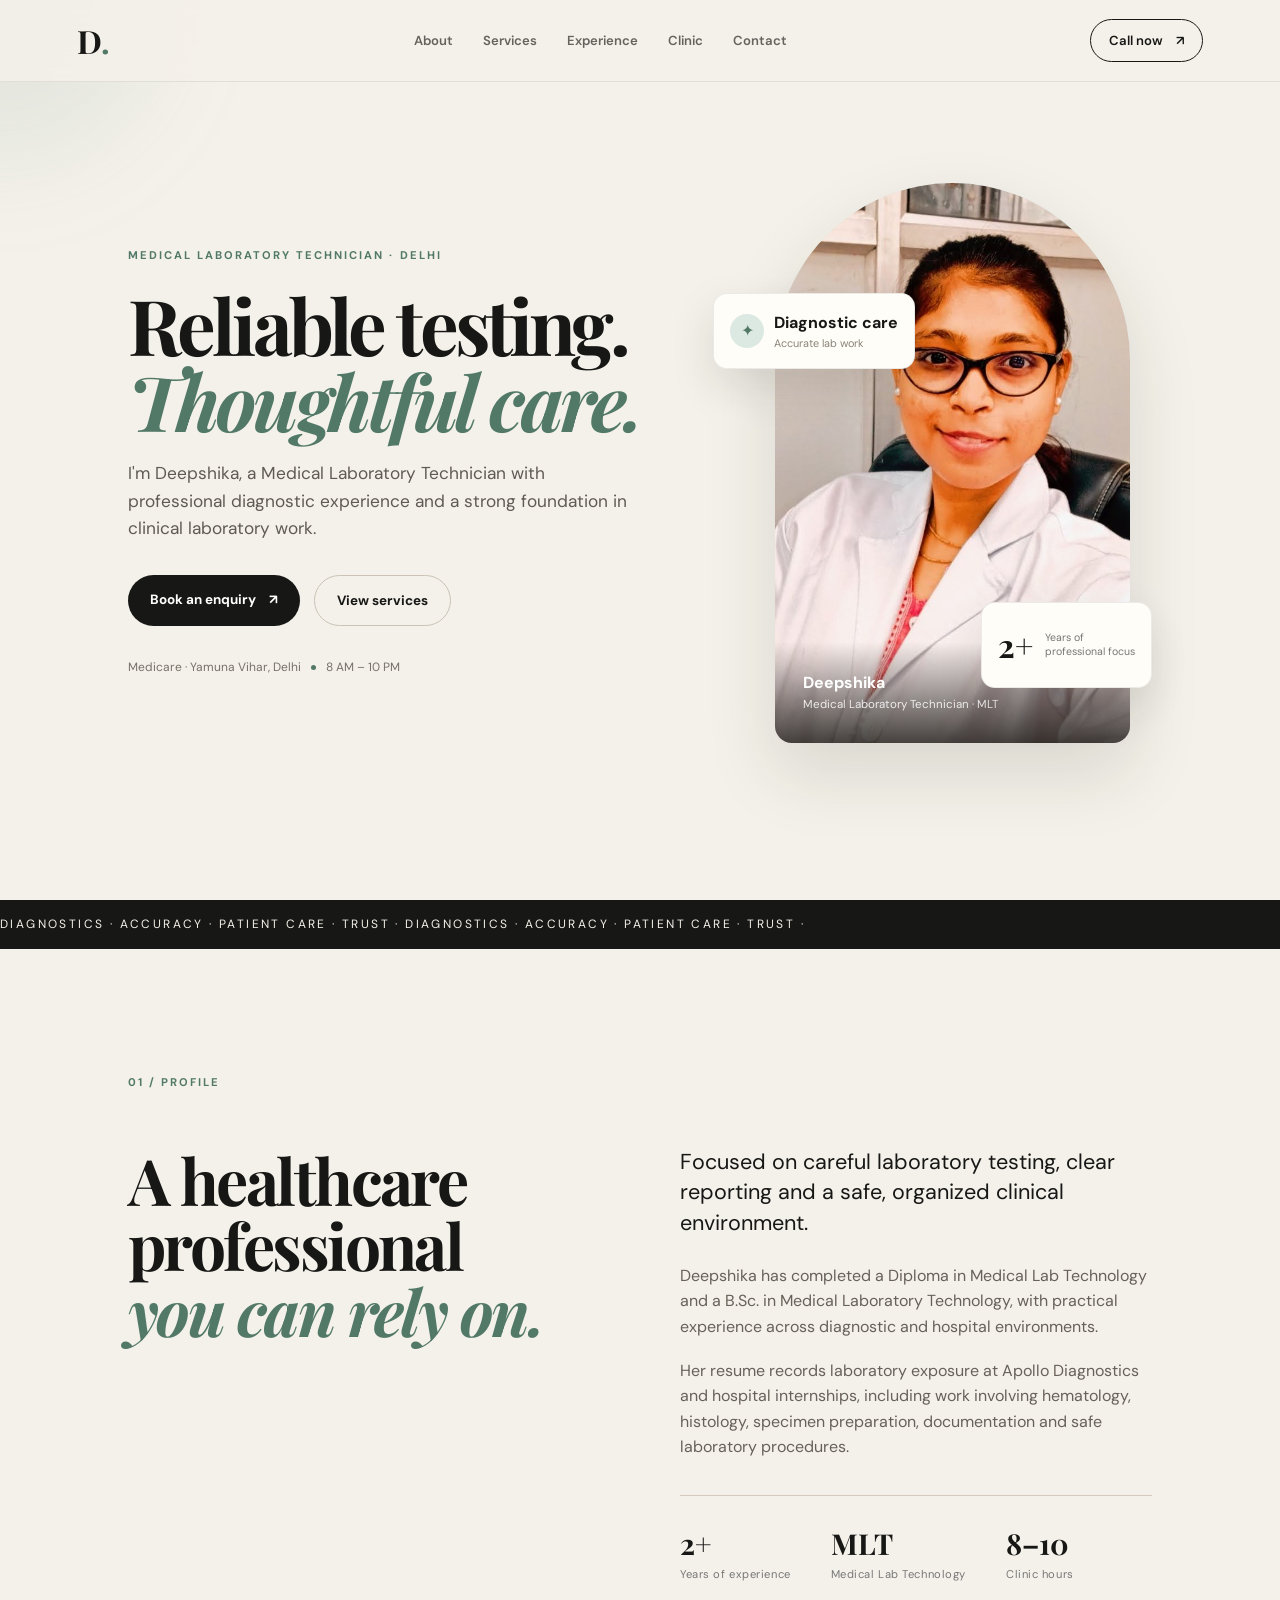
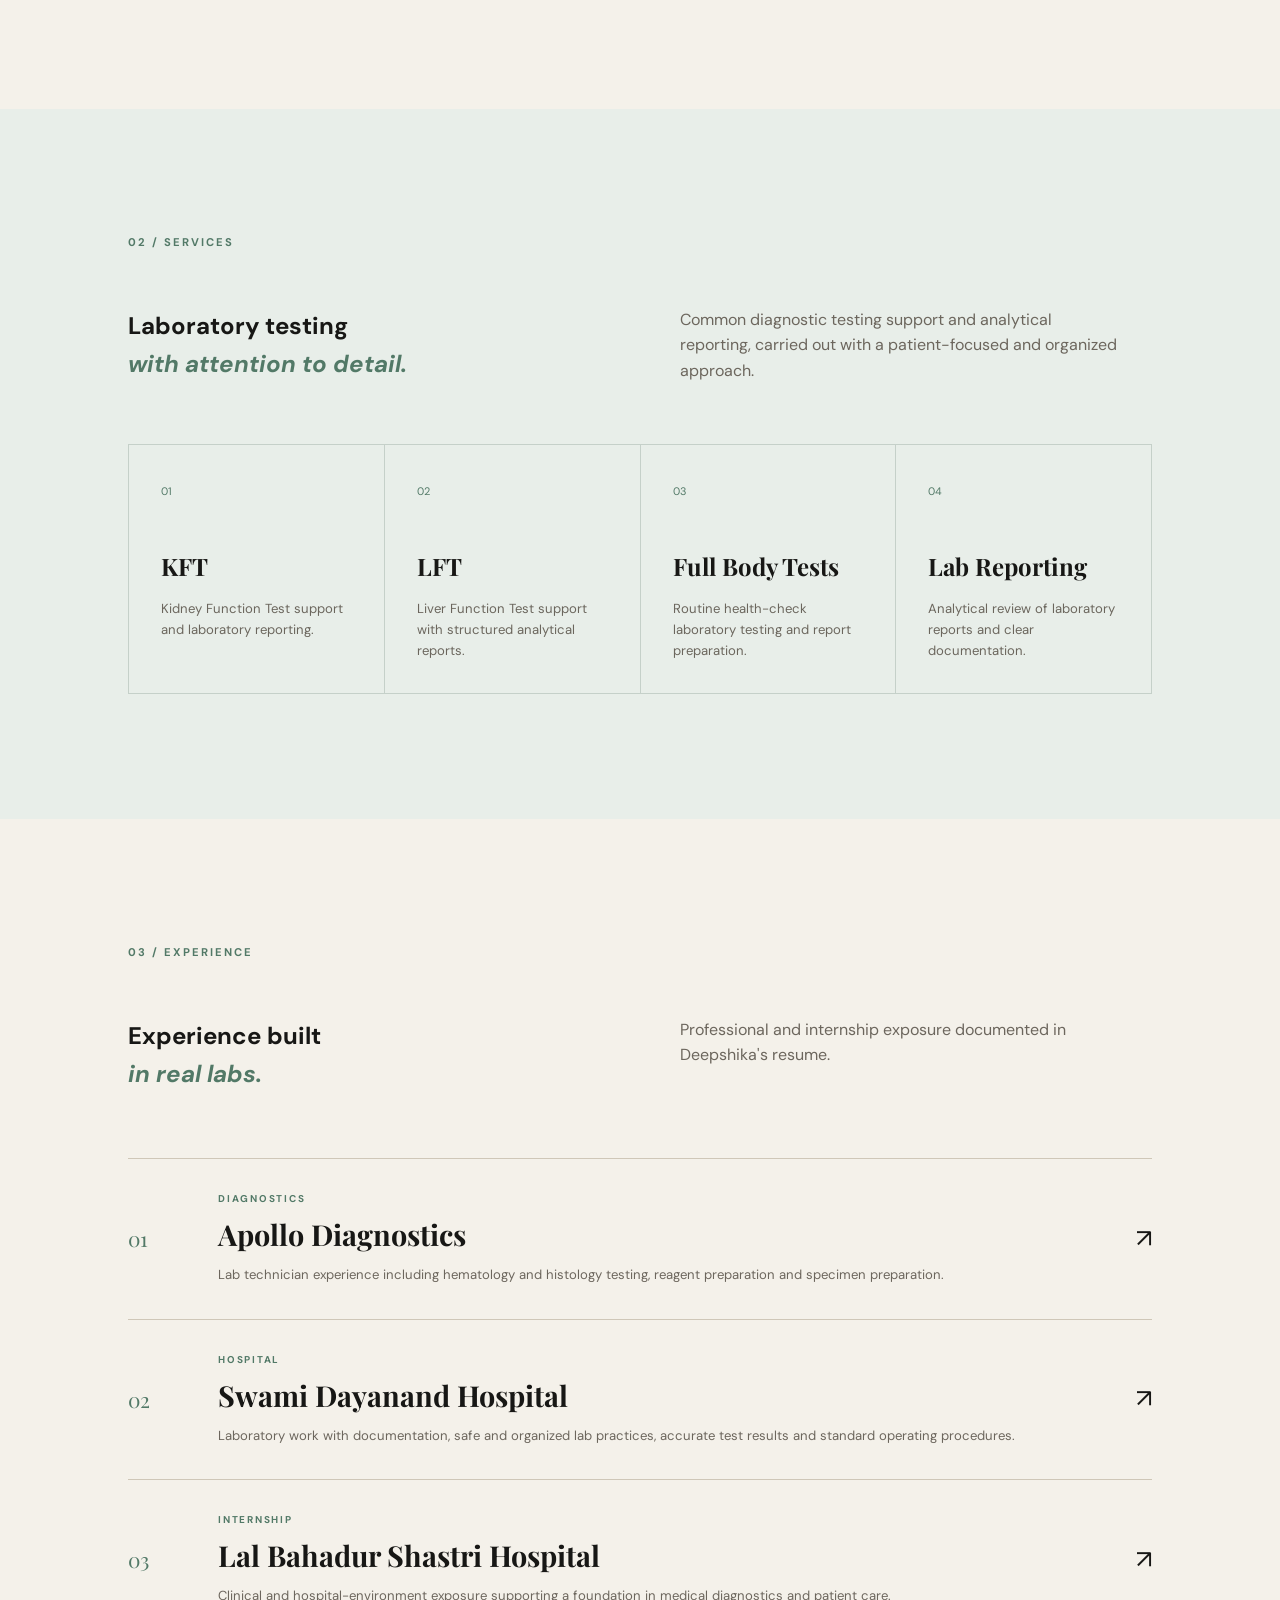
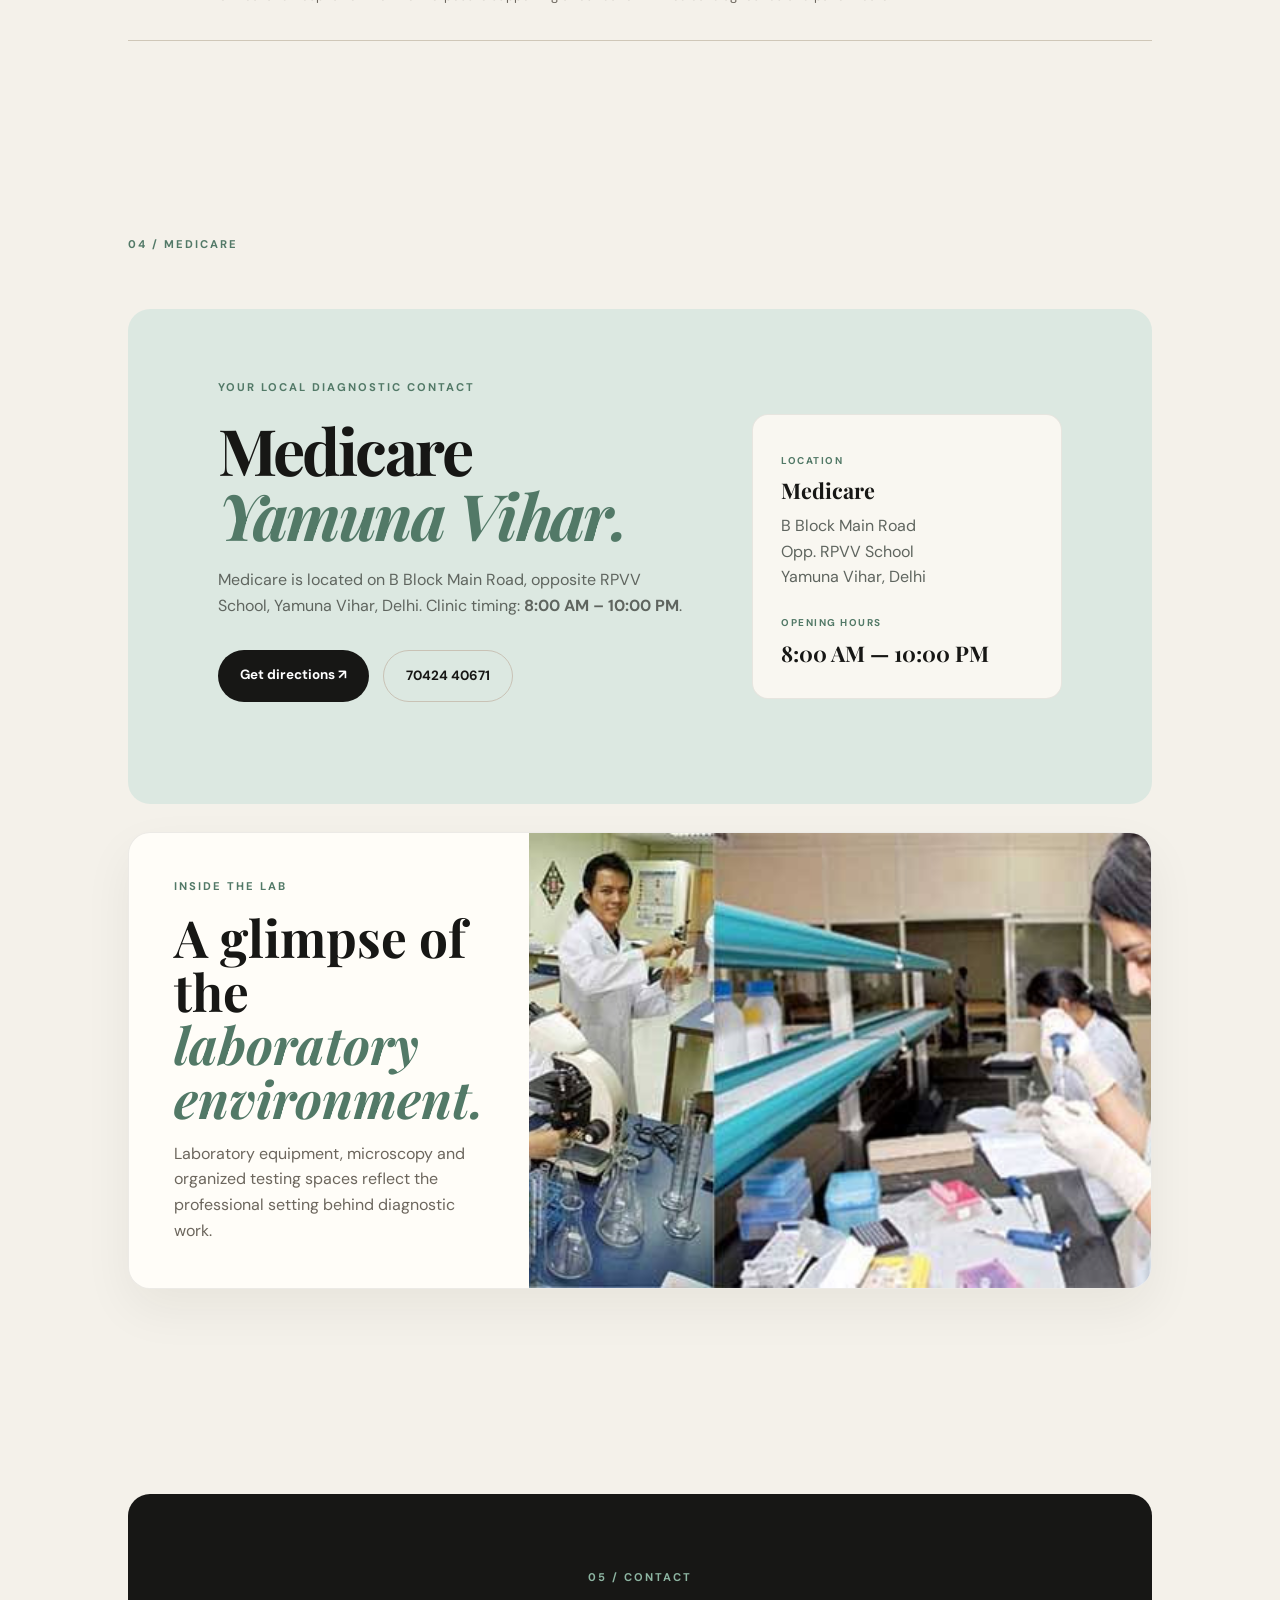
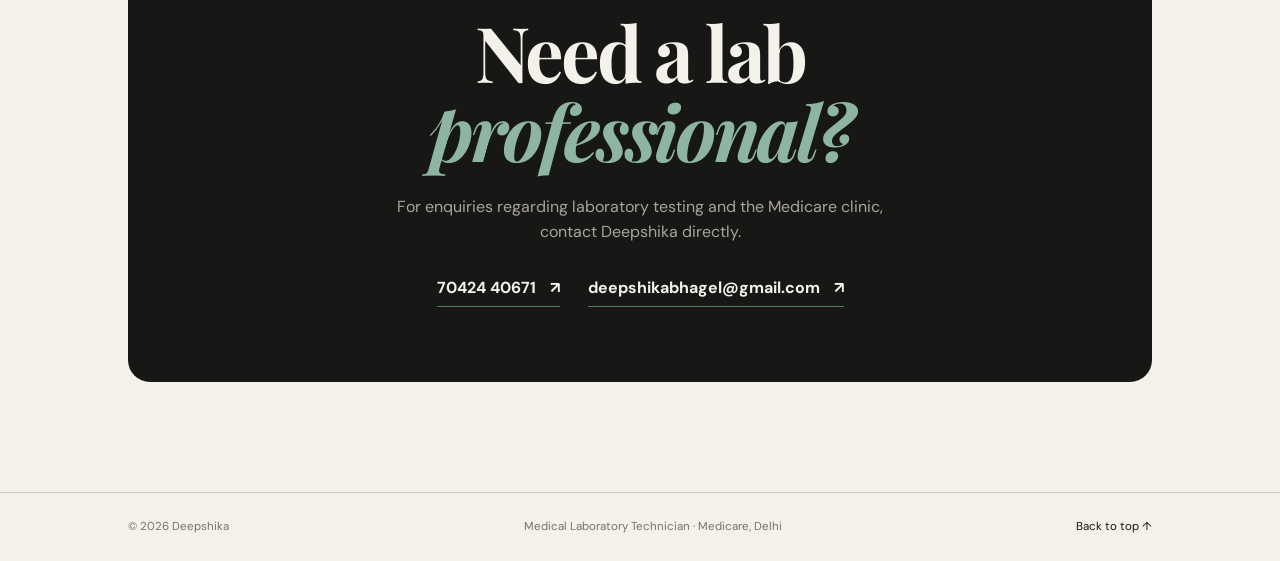
<file: index.html>
<!DOCTYPE html>
<html lang="en">
<head>
<meta charset="UTF-8"><meta name="viewport" content="width=device-width,initial-scale=1.0">
<meta name="description" content="Deepshika — Medical Laboratory Technician at Medicare, Yamuna Vihar, Delhi.">
<title>Deepshika | Medical Laboratory Technician</title>
<link rel="preconnect" href="https://fonts.googleapis.com"><link rel="preconnect" href="https://fonts.gstatic.com" crossorigin>
<link href="https://fonts.googleapis.com/css2?family=DM+Sans:wght@400;500;600;700&family=Playfair+Display:wght@600;700&display=swap" rel="stylesheet">
<link rel="stylesheet" href="style.css">
</head>
<body>
<div class="cursor-glow"></div>
<header class="navbar"><a class="brand" href="#home">D<span>.</span></a><button class="menu-toggle" aria-label="Toggle menu">☰</button><nav class="nav-links"><a href="#about">About</a><a href="#services">Services</a><a href="#experience">Experience</a><a href="#clinic">Clinic</a><a href="#contact">Contact</a></nav><a class="nav-cta" href="tel:7042440671">Call now <span>↗</span></a></header>
<main>
<section class="hero section" id="home"><div class="hero-copy reveal"><p class="eyebrow">MEDICAL LABORATORY TECHNICIAN · DELHI</p><h1>Reliable testing.<br><em>Thoughtful care.</em></h1><p class="hero-text">I'm Deepshika, a Medical Laboratory Technician with professional diagnostic experience and a strong foundation in clinical laboratory work.</p><div class="hero-actions"><a class="button primary" href="tel:7042440671">Book an enquiry <span>↗</span></a><a class="button secondary" href="#services">View services</a></div><div class="hero-meta"><span>Medicare · Yamuna Vihar, Delhi</span><span class="dot"></span><span>8 AM – 10 PM</span></div></div><div class="hero-art reveal"><div class="portrait-card"><img src="assets/deepshika-profile.jpg" alt="Deepshika, Medical Laboratory Technician"><div class="portrait-caption"><strong>Deepshika</strong><span>Medical Laboratory Technician · MLT</span></div></div><div class="floating-card card-one"><span class="mini-icon">✦</span><div><b>Diagnostic care</b><small>Accurate lab work</small></div></div><div class="floating-card card-two"><b>2+</b><span>Years of<br>professional focus</span></div></div></section>
<section class="marquee"><div>DIAGNOSTICS · ACCURACY · PATIENT CARE · TRUST · DIAGNOSTICS · ACCURACY · PATIENT CARE · TRUST ·</div></section>
<section class="section about" id="about"><div class="section-label reveal">01 / PROFILE</div><div class="about-grid"><h2 class="reveal">A healthcare professional<br><em>you can rely on.</em></h2><div class="about-copy reveal"><p class="lead">Focused on careful laboratory testing, clear reporting and a safe, organized clinical environment.</p><p>Deepshika has completed a Diploma in Medical Lab Technology and a B.Sc. in Medical Laboratory Technology, with practical experience across diagnostic and hospital environments.</p><p>Her resume records laboratory exposure at Apollo Diagnostics and hospital internships, including work involving hematology, histology, specimen preparation, documentation and safe laboratory procedures.</p><div class="stats"><div><strong>2+</strong><span>Years of experience</span></div><div><strong>MLT</strong><span>Medical Lab Technology</span></div><div><strong>8–10</strong><span>Clinic hours</span></div></div></div></div></section>
<section class="section services" id="services"><div class="section-label reveal">02 / SERVICES</div><div class="skills-head"><h2 class="reveal">Laboratory testing<br><em>with attention to detail.</em></h2><p class="reveal">Common diagnostic testing support and analytical reporting, carried out with a patient-focused and organized approach.</p></div><div class="skill-grid"><article class="skill reveal"><span>01</span><h3>KFT</h3><p>Kidney Function Test support and laboratory reporting.</p></article><article class="skill reveal"><span>02</span><h3>LFT</h3><p>Liver Function Test support with structured analytical reports.</p></article><article class="skill reveal"><span>03</span><h3>Full Body Tests</h3><p>Routine health-check laboratory testing and report preparation.</p></article><article class="skill reveal"><span>04</span><h3>Lab Reporting</h3><p>Analytical review of laboratory reports and clear documentation.</p></article></div></section>
<section class="section experience" id="experience"><div class="section-label reveal">03 / EXPERIENCE</div><div class="projects-head"><h2 class="reveal">Experience built<br><em>in real labs.</em></h2><p class="reveal">Professional and internship exposure documented in Deepshika's resume.</p></div><div class="project-list"><article class="project reveal"><div class="project-number">01</div><div class="project-info"><p>DIAGNOSTICS</p><h3>Apollo Diagnostics</h3><span>Lab technician experience including hematology and histology testing, reagent preparation and specimen preparation.</span></div><div class="project-arrow">↗</div></article><article class="project reveal"><div class="project-number">02</div><div class="project-info"><p>HOSPITAL</p><h3>Swami Dayanand Hospital</h3><span>Laboratory work with documentation, safe and organized lab practices, accurate test results and standard operating procedures.</span></div><div class="project-arrow">↗</div></article><article class="project reveal"><div class="project-number">03</div><div class="project-info"><p>INTERNSHIP</p><h3>Lal Bahadur Shastri Hospital</h3><span>Clinical and hospital-environment exposure supporting a foundation in medical diagnostics and patient care.</span></div><div class="project-arrow">↗</div></article></div></section>
<section class="section clinic" id="clinic"><div class="section-label reveal">04 / MEDICARE</div><div class="clinic-card reveal"><div><p class="eyebrow">YOUR LOCAL DIAGNOSTIC CONTACT</p><h2>Medicare<br><em>Yamuna Vihar.</em></h2><p>Medicare is located on B Block Main Road, opposite RPVV School, Yamuna Vihar, Delhi. Clinic timing: <strong>8:00 AM – 10:00 PM</strong>.</p><div class="clinic-actions"><a class="button primary" href="https://www.google.com/maps/search/?api=1&query=Medicare%20Yamuna%20Vihar%20B%20Block%20Delhi" target="_blank" rel="noopener">Get directions ↗</a><a class="button secondary" href="tel:7042440671">70424 40671</a></div></div><div class="clinic-detail"><span>LOCATION</span><strong>Medicare</strong><p>B Block Main Road<br>Opp. RPVV School<br>Yamuna Vihar, Delhi</p><span>OPENING HOURS</span><strong>8:00 AM — 10:00 PM</strong></div></div><div class="clinic-gallery reveal"><div class="gallery-intro"><p class="eyebrow">INSIDE THE LAB</p><h3>A glimpse of the<br><em>laboratory environment.</em></h3><p>Laboratory equipment, microscopy and organized testing spaces reflect the professional setting behind diagnostic work.</p></div><img src="assets/clinic-lab-1.jpg" alt="Medical laboratory environment with microscopes and testing equipment"></div></section>
<section class="section contact" id="contact"><div class="contact-card reveal"><p class="eyebrow">05 / CONTACT</p><h2>Need a lab<br><em>professional?</em></h2><p>For enquiries regarding laboratory testing and the Medicare clinic, contact Deepshika directly.</p><div class="contact-links"><a class="email-link" href="tel:7042440671">70424 40671 <span>↗</span></a><a class="email-link" href="mailto:deepshikabhagel@gmail.com">deepshikabhagel@gmail.com <span>↗</span></a></div></div></section>
</main><footer><div>© 2026 Deepshika</div><div>Medical Laboratory Technician · Medicare, Delhi</div><a href="#home">Back to top ↑</a></footer>
<script src="script.js"></script></body></html>
</file>
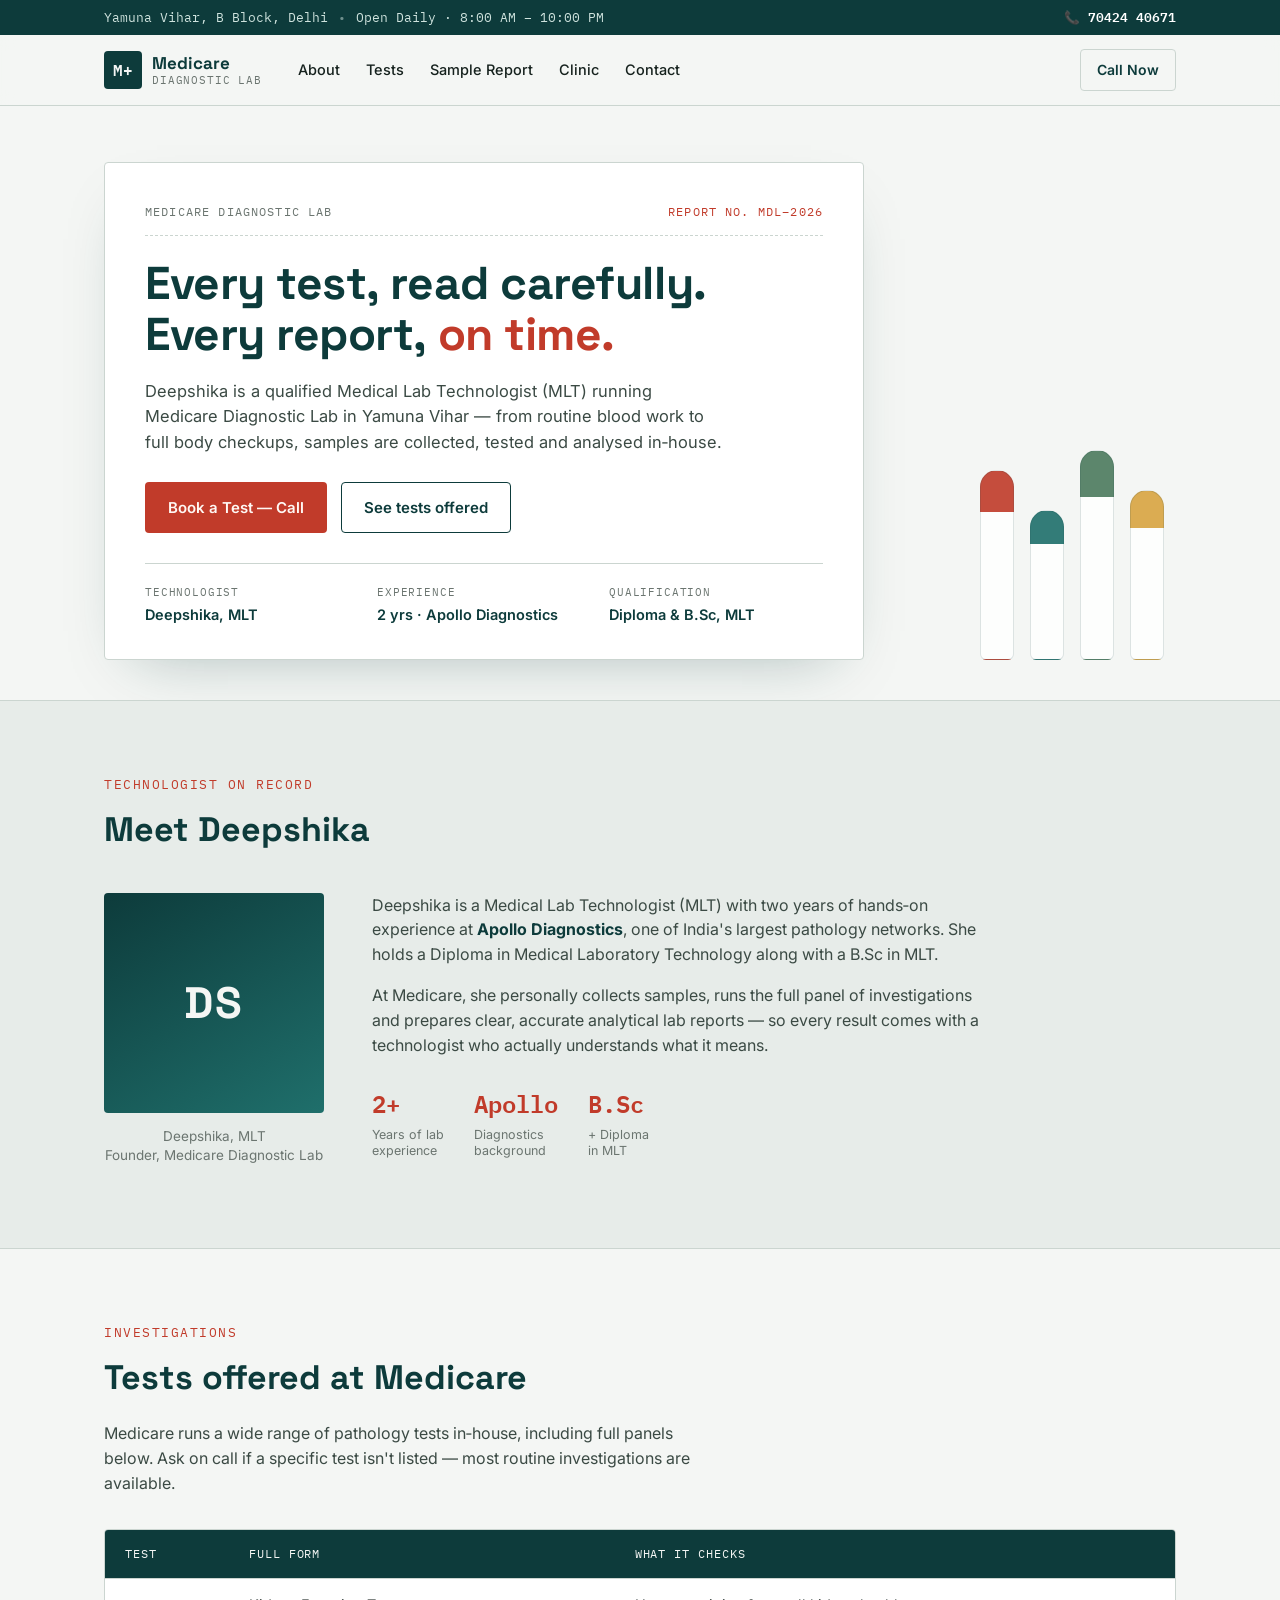
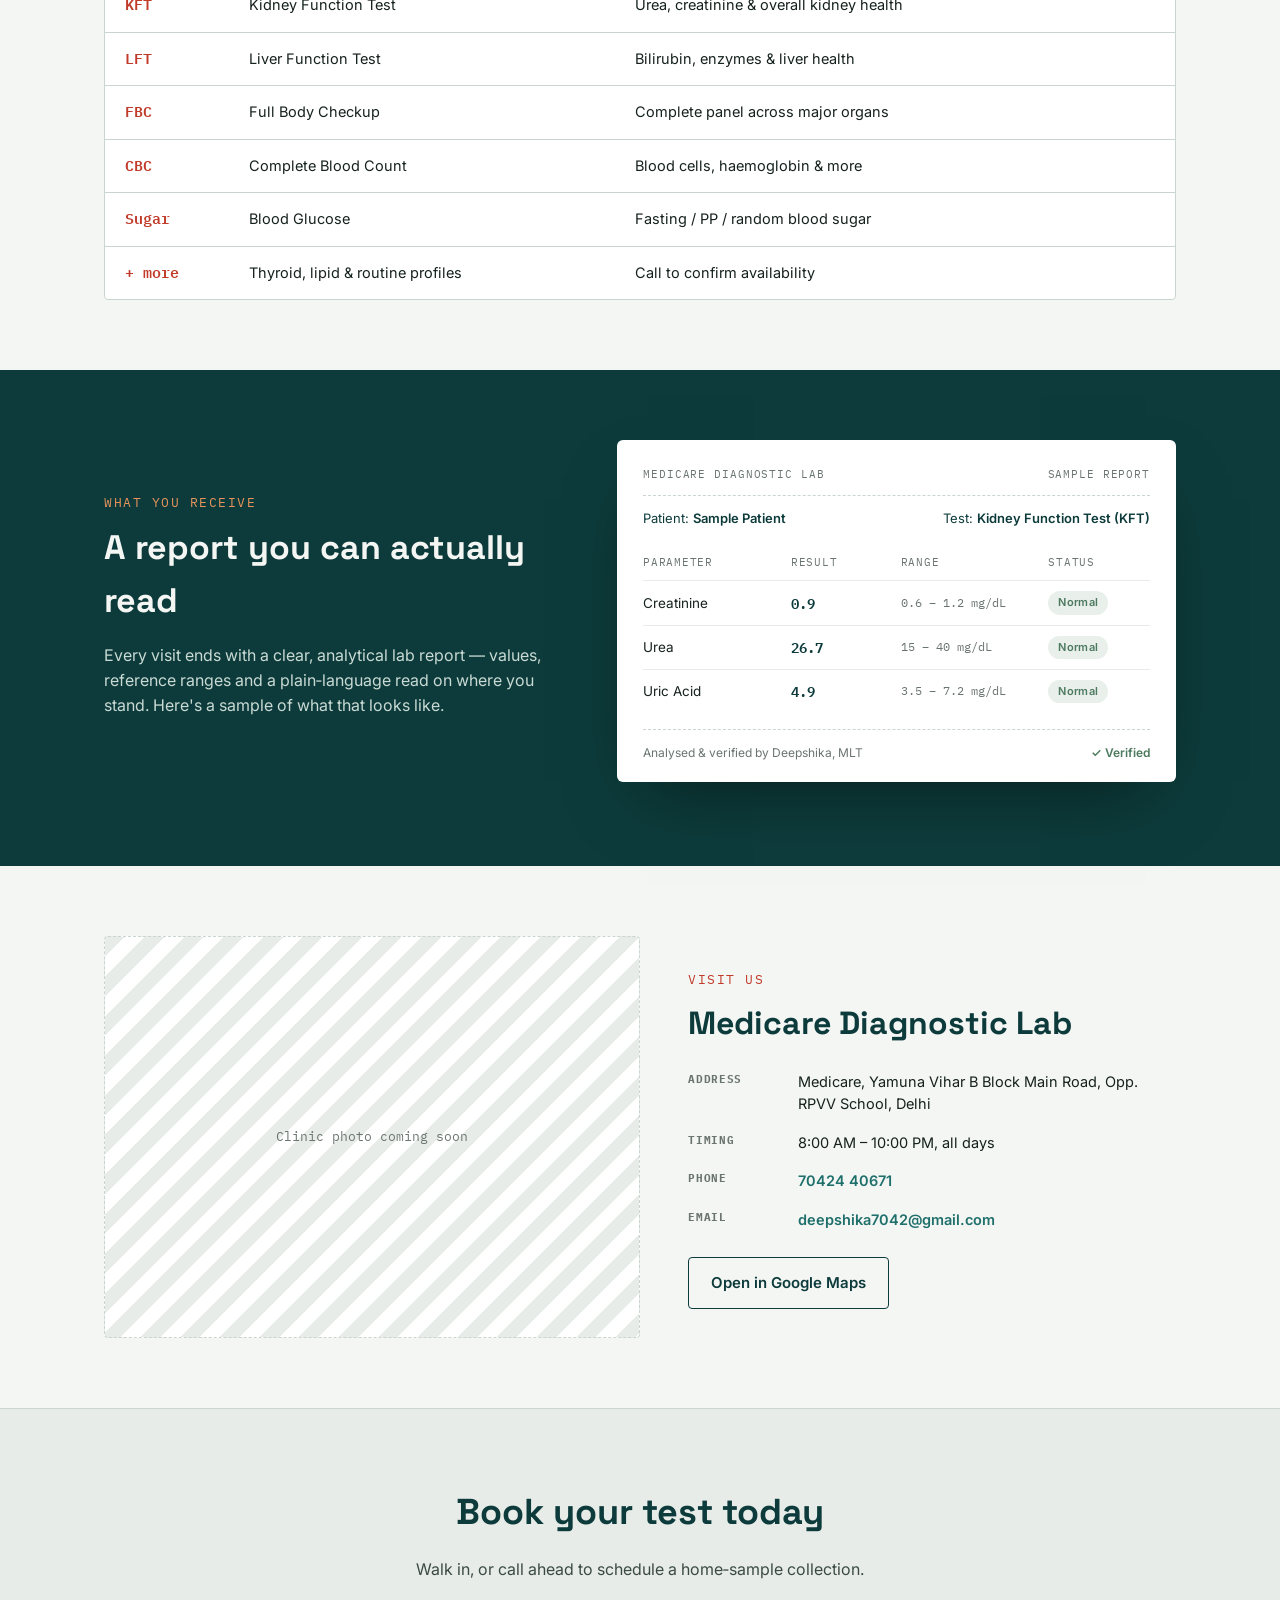
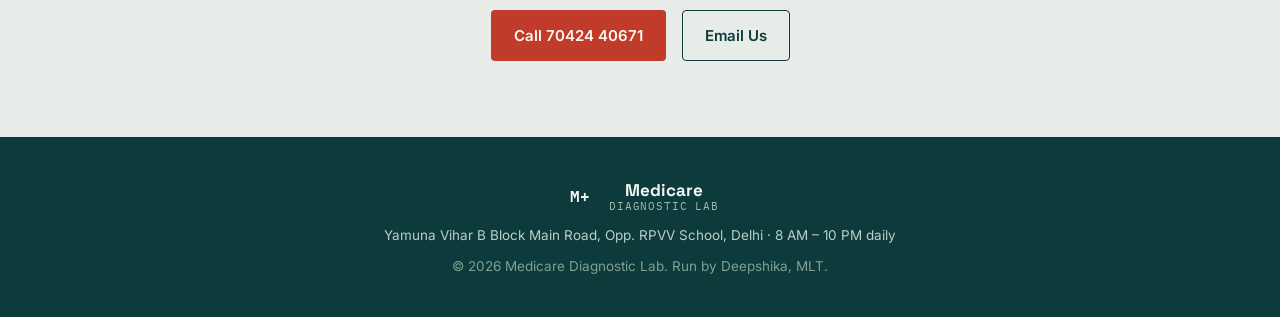
<file: deeshika_apollo_diagnostic/index.html>
<!DOCTYPE html>
<html lang="en">
<head>
<meta charset="UTF-8">
<meta name="viewport" content="width=device-width, initial-scale=1.0">
<title>Medicare Diagnostic Lab | Deepshika, MLT | Yamuna Vihar, Delhi</title>
<meta name="description" content="Medicare Diagnostic Lab, Yamuna Vihar B Block, Delhi. KFT, LFT, Full Body Checkup and complete pathology testing by Deepshika, Medical Lab Technologist (MLT). Open 8 AM – 10 PM.">
<link rel="preconnect" href="https://fonts.googleapis.com">
<link rel="preconnect" href="https://fonts.gstatic.com" crossorigin>
<link href="https://fonts.googleapis.com/css2?family=Space+Grotesk:wght@400;500;600;700&family=IBM+Plex+Mono:wght@400;500;600&family=Inter:wght@400;500;600;700&display=swap" rel="stylesheet">
<link rel="stylesheet" href="css/style.css">
</head>
<body>

<!-- ============ TOP STRIP ============ -->
<div class="top-strip">
  <div class="wrap top-strip__inner">
    <span class="top-strip__item">Yamuna Vihar, B Block, Delhi</span>
    <span class="top-strip__divider">•</span>
    <span class="top-strip__item">Open Daily · 8:00 AM – 10:00 PM</span>
    <a href="tel:+917042440671" class="top-strip__phone">📞 70424 40671</a>
  </div>
</div>

<!-- ============ HEADER / NAV ============ -->
<header class="site-header">
  <div class="wrap site-header__inner">
    <a href="#top" class="brand">
      <span class="brand__mark">M+</span>
      <span class="brand__text">
        <span class="brand__name">Medicare</span>
        <span class="brand__sub">Diagnostic Lab</span>
      </span>
    </a>
    <nav class="nav" id="nav">
      <a href="#about">About</a>
      <a href="#tests">Tests</a>
      <a href="#report">Sample Report</a>
      <a href="#clinic">Clinic</a>
      <a href="#contact">Contact</a>
    </nav>
    <a href="tel:+917042440671" class="btn btn--ghost nav-cta">Call Now</a>
    <button class="nav-toggle" id="navToggle" aria-label="Open menu">
      <span></span><span></span><span></span>
    </button>
  </div>
</header>

<main id="top">

  <!-- ============ HERO — styled as a report letterhead ============ -->
  <section class="hero">
    <div class="wrap hero__inner">
      <div class="hero__report">

        <div class="hero__report-head">
          <span>MEDICARE DIAGNOSTIC LAB</span>
          <span class="hero__report-id">REPORT&nbsp;NO. MDL–2026</span>
        </div>

        <h1 class="hero__title">
          Every test, read carefully.<br>
          Every report, <span class="hero__title-accent">on time.</span>
        </h1>

        <p class="hero__lede">
          Deepshika is a qualified Medical Lab Technologist (MLT) running Medicare
          Diagnostic Lab in Yamuna Vihar — from routine blood work to full body
          checkups, samples are collected, tested and analysed in‑house.
        </p>

        <div class="hero__cta-row">
          <a href="tel:+917042440671" class="btn btn--primary">Book a Test — Call</a>
          <a href="#tests" class="btn btn--outline">See tests offered</a>
        </div>

        <dl class="hero__meta">
          <div>
            <dt>Technologist</dt>
            <dd>Deepshika, MLT</dd>
          </div>
          <div>
            <dt>Experience</dt>
            <dd>2 yrs · Apollo Diagnostics</dd>
          </div>
          <div>
            <dt>Qualification</dt>
            <dd>Diploma &amp; B.Sc, MLT</dd>
          </div>
        </dl>
      </div>

      <!-- decorative specimen tube rail -->
      <div class="hero__tubes" aria-hidden="true">
        <span class="tube tube--a"></span>
        <span class="tube tube--b"></span>
        <span class="tube tube--c"></span>
        <span class="tube tube--d"></span>
      </div>
    </div>
  </section>

  <!-- ============ ABOUT ============ -->
  <section class="about" id="about">
    <div class="wrap about__inner">
      <div class="about__label">
        <span class="eyebrow">Technologist on record</span>
        <h2>Meet Deepshika</h2>
      </div>

      <div class="about__body">
        <div class="about__photo-frame">
          <!-- Replace this placeholder with an actual photo of Deepshika:
               save the image as images/deepshika.jpg and swap the div below
               for: <img src="images/deepshika.jpg" alt="Deepshika, MLT"> -->
          <div class="about__photo-placeholder">
            <span>DS</span>
          </div>
          <p class="about__photo-caption">Deepshika, MLT<br>Founder, Medicare Diagnostic Lab</p>
        </div>

        <div class="about__text">
          <p>
            Deepshika is a Medical Lab Technologist (MLT) with two years of hands‑on
            experience at <strong>Apollo Diagnostics</strong>, one of India's largest
            pathology networks. She holds a Diploma in Medical Laboratory Technology
            along with a B.Sc in MLT.
          </p>
          <p>
            At Medicare, she personally collects samples, runs the full panel of
            investigations and prepares clear, accurate analytical lab reports —
            so every result comes with a technologist who actually understands
            what it means.
          </p>

          <ul class="about__stats">
            <li>
              <span class="about__stat-num">2+</span>
              <span class="about__stat-label">Years of lab<br>experience</span>
            </li>
            <li>
              <span class="about__stat-num">Apollo</span>
              <span class="about__stat-label">Diagnostics<br>background</span>
            </li>
            <li>
              <span class="about__stat-num">B.Sc</span>
              <span class="about__stat-label">+ Diploma<br>in MLT</span>
            </li>
          </ul>
        </div>
      </div>
    </div>
  </section>

  <!-- ============ TESTS OFFERED — report-row style ============ -->
  <section class="tests" id="tests">
    <div class="wrap">
      <span class="eyebrow">Investigations</span>
      <h2>Tests offered at Medicare</h2>
      <p class="tests__intro">
        Medicare runs a wide range of pathology tests in‑house, including full
        panels below. Ask on call if a specific test isn't listed — most
        routine investigations are available.
      </p>

      <div class="tests__table" role="table">
        <div class="tests__row tests__row--head" role="row">
          <span role="columnheader">Test</span>
          <span role="columnheader">Full form</span>
          <span role="columnheader">What it checks</span>
        </div>

        <div class="tests__row" role="row">
          <span class="tests__code" role="cell">KFT</span>
          <span role="cell">Kidney Function Test</span>
          <span role="cell">Urea, creatinine &amp; overall kidney health</span>
        </div>
        <div class="tests__row" role="row">
          <span class="tests__code" role="cell">LFT</span>
          <span role="cell">Liver Function Test</span>
          <span role="cell">Bilirubin, enzymes &amp; liver health</span>
        </div>
        <div class="tests__row" role="row">
          <span class="tests__code" role="cell">FBC</span>
          <span role="cell">Full Body Checkup</span>
          <span role="cell">Complete panel across major organs</span>
        </div>
        <div class="tests__row" role="row">
          <span class="tests__code" role="cell">CBC</span>
          <span role="cell">Complete Blood Count</span>
          <span role="cell">Blood cells, haemoglobin &amp; more</span>
        </div>
        <div class="tests__row" role="row">
          <span class="tests__code" role="cell">Sugar</span>
          <span role="cell">Blood Glucose</span>
          <span role="cell">Fasting / PP / random blood sugar</span>
        </div>
        <div class="tests__row" role="row">
          <span class="tests__code" role="cell">+ more</span>
          <span role="cell">Thyroid, lipid &amp; routine profiles</span>
          <span role="cell">Call to confirm availability</span>
        </div>
      </div>
    </div>
  </section>

  <!-- ============ SIGNATURE ELEMENT: interactive sample report ============ -->
  <section class="report" id="report">
    <div class="wrap report__inner">
      <div class="report__intro">
        <span class="eyebrow">What you receive</span>
        <h2>A report you can actually read</h2>
        <p>
          Every visit ends with a clear, analytical lab report — values,
          reference ranges and a plain‑language read on where you stand.
          Here's a sample of what that looks like.
        </p>
      </div>

      <div class="report-card" id="reportCard">
        <div class="report-card__head">
          <span>MEDICARE DIAGNOSTIC LAB</span>
          <span>SAMPLE REPORT</span>
        </div>
        <div class="report-card__patient">
          <span>Patient: <em>Sample Patient</em></span>
          <span>Test: <em>Kidney Function Test (KFT)</em></span>
        </div>
        <div class="report-card__table">
          <div class="report-card__row report-card__row--head">
            <span>Parameter</span><span>Result</span><span>Range</span><span>Status</span>
          </div>

          <div class="report-card__row" data-target="0.9" data-unit="mg/dL" data-range="0.6 – 1.2">
            <span>Creatinine</span>
            <span class="report-card__value">0.0</span>
            <span class="report-card__range">0.6 – 1.2 mg/dL</span>
            <span class="report-card__status">Normal</span>
          </div>

          <div class="report-card__row" data-target="28" data-unit="mg/dL" data-range="15 – 40">
            <span>Urea</span>
            <span class="report-card__value">0.0</span>
            <span class="report-card__range">15 – 40 mg/dL</span>
            <span class="report-card__status">Normal</span>
          </div>

          <div class="report-card__row" data-target="5.1" data-unit="mg/dL" data-range="3.5 – 7.2">
            <span>Uric Acid</span>
            <span class="report-card__value">0.0</span>
            <span class="report-card__range">3.5 – 7.2 mg/dL</span>
            <span class="report-card__status">Normal</span>
          </div>
        </div>
        <div class="report-card__foot">
          <span>Analysed &amp; verified by Deepshika, MLT</span>
          <span class="report-card__seal">✓ Verified</span>
        </div>
      </div>
    </div>
  </section>

  <!-- ============ CLINIC / GALLERY ============ -->
  <section class="clinic" id="clinic">
    <div class="wrap clinic__inner">
      <div class="clinic__photo">
        <!-- Replace this placeholder with the clinic photo:
             save as images/clinic.jpg and swap for:
             <img src="images/clinic.jpg" alt="Medicare Diagnostic Lab clinic"> -->
        <div class="clinic__photo-placeholder">
          <span>Clinic photo coming soon</span>
        </div>
      </div>
      <div class="clinic__info">
        <span class="eyebrow">Visit us</span>
        <h2>Medicare Diagnostic Lab</h2>
        <ul class="clinic__list">
          <li><strong>Address</strong><span>Medicare, Yamuna Vihar B Block Main Road, Opp. RPVV School, Delhi</span></li>
          <li><strong>Timing</strong><span>8:00 AM – 10:00 PM, all days</span></li>
          <li><strong>Phone</strong><span><a href="tel:+917042440671">70424 40671</a></span></li>
          <li><strong>Email</strong><span><a href="mailto:deepshika7042@gmail.com">deepshika7042@gmail.com</a></span></li>
        </ul>
        <a href="https://www.google.com/maps/search/?api=1&query=Medicare%20Diagnostic%20Lab%20Yamuna%20Vihar%20B%20Block%20Delhi" target="_blank" rel="noopener" class="btn btn--outline">Open in Google Maps</a>
      </div>
    </div>
  </section>

  <!-- ============ CONTACT / CTA ============ -->
  <section class="contact" id="contact">
    <div class="wrap contact__inner">
      <h2>Book your test today</h2>
      <p>Walk in, or call ahead to schedule a home‑sample collection.</p>
      <div class="contact__cta-row">
        <a href="tel:+917042440671" class="btn btn--primary">Call 70424 40671</a>
        <a href="mailto:deepshika7042@gmail.com" class="btn btn--outline">Email Us</a>
      </div>
    </div>
  </section>

</main>

<!-- ============ FOOTER ============ -->
<footer class="site-footer">
  <div class="wrap site-footer__inner">
    <div class="brand brand--footer">
      <span class="brand__mark">M+</span>
      <span class="brand__text">
        <span class="brand__name">Medicare</span>
        <span class="brand__sub">Diagnostic Lab</span>
      </span>
    </div>
    <p>Yamuna Vihar B Block Main Road, Opp. RPVV School, Delhi · 8 AM – 10 PM daily</p>
    <p class="site-footer__copy">© 2026 Medicare Diagnostic Lab. Run by Deepshika, MLT.</p>
  </div>
</footer>

<script src="js/script.js"></script>
</body>
</html>
</file>
<file: style.css>
*{box-sizing:border-box;margin:0;padding:0}html{scroll-behavior:smooth}body{font-family:'DM Sans',sans-serif;background:#f4f1ea;color:#171715;line-height:1.6;overflow-x:hidden}.cursor-glow{position:fixed;width:320px;height:320px;border-radius:50%;background:rgba(118,153,138,.12);filter:blur(50px);pointer-events:none;transform:translate(-50%,-50%);z-index:0}.navbar{height:82px;display:flex;align-items:center;justify-content:space-between;padding:0 6vw;position:fixed;top:0;left:0;right:0;background:rgba(244,241,234,.88);backdrop-filter:blur(16px);z-index:10;border-bottom:1px solid rgba(23,23,21,.08)}.brand{font-family:'Playfair Display',serif;font-size:2rem;color:#171715;text-decoration:none;font-weight:700}.brand span{color:#527967}.nav-links{display:flex;gap:30px}.nav-links a,.nav-cta{color:#171715;text-decoration:none;font-size:.82rem;font-weight:600}.nav-links a{opacity:.65;transition:.25s}.nav-links a:hover{opacity:1}.nav-cta{border:1px solid #171715;border-radius:999px;padding:10px 18px}.nav-cta span,.button span,.email-link span{margin-left:10px}.menu-toggle{display:none;border:0;background:none;font-size:1.4rem}.section{padding:125px 10vw;position:relative;z-index:1}.hero{min-height:100vh;padding-top:150px;display:grid;grid-template-columns:1.08fr .92fr;align-items:center;gap:70px}.eyebrow,.section-label,.project-info p{font-size:.7rem;letter-spacing:.18em;font-weight:700;color:#527967}.hero h1{font-family:'Playfair Display',serif;font-size:clamp(3.5rem,6vw,6.7rem);line-height:.98;letter-spacing:-.05em;margin:22px 0}.hero h1 em,h2 em{font-style:italic;color:#527967}.hero-text{max-width:580px;font-size:1.08rem;color:#5f5b53}.hero-actions,.clinic-actions{display:flex;gap:14px;margin:32px 0}.button{padding:14px 22px;border-radius:999px;text-decoration:none;font-weight:700;font-size:.84rem}.primary{background:#171715;color:#fff}.secondary{border:1px solid #c9c2b5;color:#171715}.hero-meta{font-size:.75rem;color:#777168;display:flex;align-items:center;gap:10px}.dot{width:5px;height:5px;background:#527967;border-radius:50%}.hero-art{height:590px;position:relative}.portrait-card{position:absolute;inset:15px 5% 15px 14%;background:#dce4df;border-radius:190px 190px 18px 18px;overflow:hidden;box-shadow:0 30px 70px rgba(42,35,25,.13)}.portrait-card img{width:100%;height:100%;object-fit:cover;object-position:center 28%;display:block}.portrait-caption{position:absolute;bottom:0;left:0;right:0;padding:28px;color:#fff;background:linear-gradient(transparent,rgba(20,19,16,.78));display:flex;flex-direction:column}.portrait-caption span{font-size:.72rem;opacity:.85}.floating-card{position:absolute;background:#fffdf8;border:1px solid rgba(23,23,21,.08);box-shadow:0 18px 45px rgba(35,30,22,.12);border-radius:14px;padding:16px}.card-one{left:0;top:125px;display:flex;gap:10px;align-items:center}.card-one b,.card-one small{display:block}.card-one small{font-size:.68rem;color:#8a8479}.mini-icon{width:34px;height:34px;border-radius:50%;background:#dce9e2;display:grid;place-items:center;color:#527967}.card-two{right:0;bottom:70px;display:flex;gap:12px;align-items:center}.card-two b{font-family:'Playfair Display';font-size:2rem}.card-two span{font-size:.66rem;line-height:1.35;color:#777}.marquee{overflow:hidden;background:#171715;color:#f4f1ea;padding:15px 0;white-space:nowrap;font-size:.75rem;letter-spacing:.2em}.marquee div{animation:scroll 25s linear infinite}@keyframes scroll{to{transform:translateX(-40%)}}.section-label{margin-bottom:55px}.about-grid,.skills-head,.projects-head{display:grid;grid-template-columns:1fr 1fr;gap:80px}.about h2,.skills h2,.projects h2,.contact h2,.clinic h2{font-family:'Playfair Display',serif;font-size:clamp(3rem,5vw,5.2rem);line-height:1.02;letter-spacing:-.04em}.about-copy{max-width:590px}.lead{font-size:1.35rem;line-height:1.4;margin-bottom:25px}.about-copy>p:not(.lead){color:#676159;margin-bottom:18px}.stats{display:flex;gap:40px;border-top:1px solid #d3cbbd;margin-top:35px;padding-top:24px}.stats div{display:flex;flex-direction:column}.stats strong{font-family:'Playfair Display';font-size:1.8rem}.stats span{font-size:.7rem;color:#777;letter-spacing:.05em}.services{background:#e8eee9}.skills-head{margin-bottom:60px}.skills-head>p,.projects-head>p{color:#6c665d;max-width:440px}.skill-grid{display:grid;grid-template-columns:repeat(4,1fr);gap:1px;background:#c5d0c9;border:1px solid #c5d0c9}.skill{background:#e8eee9;padding:32px;min-height:235px}.skill span{font-size:.68rem;color:#527967}.skill h3{font-family:'Playfair Display';font-size:1.5rem;margin:45px 0 12px}.skill p{font-size:.82rem;color:#6b665d}.projects-head{margin-bottom:65px}.project-list{border-top:1px solid #cfc7b8}.project{display:grid;grid-template-columns:90px 1fr 60px;align-items:center;padding:32px 0;border-bottom:1px solid #cfc7b8;transition:.3s}.project:hover{padding-left:15px;background:rgba(255,255,255,.28)}.project-number{font-family:'Playfair Display';font-size:1.3rem;color:#527967}.project-info p{font-size:.62rem;margin-bottom:4px}.project-info h3{font-family:'Playfair Display';font-size:1.8rem;margin-bottom:4px}.project-info span{color:#6c665d;font-size:.82rem}.project-arrow{font-size:1.6rem;text-align:right}.clinic{padding-top:70px}.clinic-card{background:#dce8e1;border-radius:22px;padding:70px 7vw;display:grid;grid-template-columns:1.2fr .8fr;gap:70px;overflow:hidden}.clinic-card h2{margin:20px 0}.clinic-card>div>p:not(.eyebrow){max-width:600px;color:#5f655f;font-size:1rem}.clinic-detail{background:#f9f7f1;border:1px solid rgba(23,23,21,.08);border-radius:16px;padding:28px;align-self:center;display:flex;flex-direction:column;gap:5px}.clinic-detail span{font-size:.62rem;letter-spacing:.15em;color:#527967;font-weight:700;margin-top:10px}.clinic-detail strong{font-family:'Playfair Display';font-size:1.35rem}.clinic-detail p{color:#68675f;font-size:.88rem;margin-bottom:10px}.clinic-gallery{margin-top:28px;background:#fffdf8;border:1px solid rgba(23,23,21,.08);border-radius:22px;overflow:hidden;display:grid;grid-template-columns:.7fr 1.3fr;min-height:320px;box-shadow:0 20px 50px rgba(35,30,22,.06)}.gallery-intro{padding:45px;display:flex;flex-direction:column;justify-content:center}.gallery-intro h3{font-family:'Playfair Display',serif;font-size:clamp(2rem,4vw,3.5rem);line-height:1.05;margin:15px 0}.gallery-intro h3 em{font-style:italic;color:#527967}.gallery-intro p:last-child{color:#6c665d;max-width:430px}.clinic-gallery>img{width:100%;height:100%;min-height:320px;object-fit:cover;display:block}.contact{padding-top:80px;padding-bottom:110px}.contact-card{background:#171715;color:#f4f1ea;padding:75px 8vw;border-radius:22px;text-align:center}.contact-card .eyebrow{color:#8db5a2}.contact h2{font-size:clamp(3rem,6vw,6rem);margin:25px 0}.contact h2 em{color:#8db5a2}.contact-card>p:not(.eyebrow){max-width:540px;margin:0 auto 30px;color:#aaa59b}.contact-links{display:flex;justify-content:center;gap:28px;flex-wrap:wrap}.email-link{color:#f4f1ea;text-decoration:none;font-weight:700;font-size:1rem;border-bottom:1px solid #527967;padding-bottom:5px}footer{border-top:1px solid #d0c8ba;padding:25px 10vw;display:flex;justify-content:space-between;font-size:.72rem;color:#777168}footer a{color:#171715;text-decoration:none}.reveal{opacity:0;transform:translateY(25px);transition:opacity .8s ease,transform .8s ease}.reveal.visible{opacity:1;transform:none}@media(max-width:850px){.nav-links,.nav-cta{display:none}.menu-toggle{display:block}.navbar{padding:0 6vw}.nav-links.open{display:flex;position:absolute;top:82px;left:0;right:0;padding:25px 6vw;background:#f4f1ea;flex-direction:column;gap:18px}.hero{grid-template-columns:1fr;padding-top:130px}.hero-art{height:480px}.portrait-card{inset:10px 8% 10px 12%}.about-grid,.skills-head,.projects-head,.clinic-card,.clinic-gallery{grid-template-columns:1fr;gap:35px}.skill-grid{grid-template-columns:1fr 1fr}.section{padding-left:7vw;padding-right:7vw}.project{grid-template-columns:50px 1fr 30px}.gallery-intro{padding:35px}.clinic-gallery>img{min-height:280px}}@media(max-width:520px){.hero h1{font-size:3.35rem}.hero-actions,.clinic-actions{flex-direction:column;align-items:flex-start}.hero-art{height:400px}.floating-card{transform:scale(.8)}.skill-grid{grid-template-columns:1fr}.skill{min-height:190px}.skill h3{margin-top:30px}.project-info h3{font-size:1.4rem}.project-info span{display:block}.contact-card{padding:55px 25px}.contact-links{align-items:center;flex-direction:column}.gallery-intro{padding:28px}.clinic-gallery>img{min-height:230px}footer{flex-direction:column;gap:10px}}
</file>
<file: deeshika_apollo_diagnostic/css/style.css>
/* ============================================================
   MEDICARE DIAGNOSTIC LAB — design tokens
   Palette:  paper #F4F6F4 · paper-dim #E7ECE9 · ink #16221E
             teal-deep #0D3B3B · teal-mid #1F6F6B
             vermillion #C13B2A · sage #4C7A5E · gray #6B7570
   Type:     Space Grotesk (display) / Inter (body) / IBM Plex Mono (data)
   ============================================================ */

:root {
  --paper: #F4F6F4;
  --paper-dim: #E7ECE9;
  --ink: #16221E;
  --teal-deep: #0D3B3B;
  --teal-mid: #1F6F6B;
  --vermillion: #C13B2A;
  --sage: #4C7A5E;
  --gray: #6B7570;
  --line: #CBD5D0;

  --font-display: 'Space Grotesk', sans-serif;
  --font-body: 'Inter', sans-serif;
  --font-mono: 'IBM Plex Mono', monospace;

  --radius: 4px;
  --wrap: 1120px;
}

* { box-sizing: border-box; }

html { scroll-behavior: smooth; }

@media (prefers-reduced-motion: reduce) {
  html { scroll-behavior: auto; }
  *, *::before, *::after { animation-duration: 0.001ms !important; transition-duration: 0.001ms !important; }
}

body {
  margin: 0;
  background: var(--paper);
  color: var(--ink);
  font-family: var(--font-body);
  font-size: 16px;
  line-height: 1.55;
  -webkit-font-smoothing: antialiased;
}

h1, h2, h3 { font-family: var(--font-display); margin: 0; color: var(--teal-deep); }

a { color: inherit; text-decoration: none; }

.wrap {
  max-width: var(--wrap);
  margin: 0 auto;
  padding: 0 24px;
}

.eyebrow {
  display: inline-block;
  font-family: var(--font-mono);
  font-size: 12.5px;
  letter-spacing: 0.12em;
  text-transform: uppercase;
  color: var(--vermillion);
  margin-bottom: 10px;
}

/* ---------- buttons ---------- */
.btn {
  display: inline-flex;
  align-items: center;
  gap: 8px;
  padding: 13px 22px;
  border-radius: var(--radius);
  font-family: var(--font-body);
  font-weight: 600;
  font-size: 15px;
  border: 1.5px solid transparent;
  cursor: pointer;
  transition: transform 0.15s ease, background 0.15s ease, color 0.15s ease, border-color 0.15s ease;
}
.btn:focus-visible { outline: 2px solid var(--vermillion); outline-offset: 2px; }
.btn:hover { transform: translateY(-1px); }

.btn--primary { background: var(--vermillion); color: #FFF8F4; }
.btn--primary:hover { background: #A9331F; }

.btn--outline { border-color: var(--teal-deep); color: var(--teal-deep); }
.btn--outline:hover { background: var(--teal-deep); color: var(--paper); }

.btn--ghost { border-color: var(--line); color: var(--teal-deep); font-size: 14px; padding: 9px 16px; }
.btn--ghost:hover { border-color: var(--teal-deep); }

/* ---------- top strip ---------- */
.top-strip {
  background: var(--teal-deep);
  color: #CFE3DE;
  font-family: var(--font-mono);
  font-size: 12.5px;
}
.top-strip__inner {
  display: flex;
  align-items: center;
  gap: 10px;
  padding: 8px 24px;
  flex-wrap: wrap;
}
.top-strip__divider { opacity: 0.5; }
.top-strip__phone { margin-left: auto; color: #FFF; font-weight: 600; }

/* ---------- header ---------- */
.site-header {
  position: sticky;
  top: 0;
  z-index: 50;
  background: rgba(244, 246, 244, 0.92);
  backdrop-filter: blur(8px);
  border-bottom: 1px solid var(--line);
}
.site-header__inner {
  display: flex;
  align-items: center;
  gap: 24px;
  padding: 14px 24px;
}
.brand { display: flex; align-items: center; gap: 10px; }
.brand__mark {
  width: 38px; height: 38px;
  display: flex; align-items: center; justify-content: center;
  background: var(--teal-deep);
  color: var(--paper);
  font-family: var(--font-mono);
  font-weight: 600;
  border-radius: var(--radius);
  flex-shrink: 0;
}
.brand__text { display: flex; flex-direction: column; line-height: 1.15; }
.brand__name { font-family: var(--font-display); font-weight: 700; font-size: 17px; color: var(--teal-deep); }
.brand__sub { font-family: var(--font-mono); font-size: 10.5px; letter-spacing: 0.08em; text-transform: uppercase; color: var(--gray); }

.nav { display: flex; gap: 26px; margin-left: 12px; flex: 1; }
.nav a { font-size: 14.5px; font-weight: 500; color: var(--ink); position: relative; padding: 4px 0; }
.nav a::after {
  content: ""; position: absolute; left: 0; bottom: -2px; height: 2px; width: 0;
  background: var(--vermillion); transition: width 0.2s ease;
}
.nav a:hover::after { width: 100%; }

.nav-toggle { display: none; }

/* ---------- hero ---------- */
.hero { padding: 56px 0 40px; overflow: hidden; }
.hero__inner { position: relative; }

.hero__report {
  background: #FFFFFF;
  border: 1px solid var(--line);
  border-radius: var(--radius);
  padding: 40px 40px 32px;
  max-width: 760px;
  box-shadow: 0 24px 60px -32px rgba(13, 59, 59, 0.35);
  position: relative;
  z-index: 2;
}

.hero__report-head {
  display: flex;
  justify-content: space-between;
  font-family: var(--font-mono);
  font-size: 11.5px;
  letter-spacing: 0.1em;
  text-transform: uppercase;
  color: var(--gray);
  border-bottom: 1px dashed var(--line);
  padding-bottom: 14px;
  margin-bottom: 22px;
}
.hero__report-id { color: var(--vermillion); }

.hero__title {
  font-size: clamp(30px, 4.4vw, 46px);
  line-height: 1.12;
  font-weight: 700;
  letter-spacing: -0.01em;
  margin-bottom: 18px;
}
.hero__title-accent { color: var(--vermillion); }

.hero__lede {
  font-size: 16.5px;
  color: #3B4A44;
  max-width: 58ch;
  margin-bottom: 26px;
}

.hero__cta-row { display: flex; gap: 14px; flex-wrap: wrap; margin-bottom: 30px; }

.hero__meta {
  display: grid;
  grid-template-columns: repeat(3, 1fr);
  gap: 18px;
  border-top: 1px solid var(--line);
  padding-top: 20px;
  margin: 0;
}
.hero__meta dt {
  font-family: var(--font-mono);
  font-size: 10.5px;
  text-transform: uppercase;
  letter-spacing: 0.08em;
  color: var(--gray);
  margin-bottom: 4px;
}
.hero__meta dd { margin: 0; font-weight: 600; color: var(--teal-deep); font-size: 14.5px; }

.hero__tubes {
  position: absolute;
  right: 0;
  top: 30px;
  bottom: 0;
  width: 220px;
  display: flex;
  align-items: flex-end;
  gap: 16px;
  z-index: 1;
  opacity: 0.9;
}
.tube {
  display: block;
  width: 34px;
  border-radius: 17px 17px 6px 6px;
  background: linear-gradient(180deg, currentColor 0 22%, #FFFFFF 22% 100%);
  border: 1.5px solid rgba(13,59,59,0.15);
  height: 160px;
}
.tube--a { color: var(--vermillion); height: 190px; animation: float 6s ease-in-out infinite; }
.tube--b { color: var(--teal-mid); height: 150px; animation: float 6s ease-in-out infinite 0.6s; }
.tube--c { color: var(--sage); height: 210px; animation: float 6s ease-in-out infinite 1.2s; }
.tube--d { color: #D9A441; height: 170px; animation: float 6s ease-in-out infinite 1.8s; }

@keyframes float {
  0%, 100% { transform: translateY(0); }
  50% { transform: translateY(-10px); }
}

@media (max-width: 900px) {
  .hero__tubes { display: none; }
}

/* ---------- about ---------- */
.about { padding: 70px 0; background: var(--paper-dim); border-top: 1px solid var(--line); border-bottom: 1px solid var(--line); }
.about__label h2 { font-size: clamp(26px, 3.4vw, 34px); margin-bottom: 36px; }

.about__body { display: grid; grid-template-columns: 220px 1fr; gap: 48px; align-items: start; }

.about__photo-frame { text-align: center; }
.about__photo-placeholder {
  width: 100%;
  aspect-ratio: 1 / 1;
  border-radius: var(--radius);
  background: linear-gradient(150deg, var(--teal-deep), var(--teal-mid));
  display: flex; align-items: center; justify-content: center;
  color: var(--paper);
  font-family: var(--font-display);
  font-weight: 700;
  font-size: 44px;
  letter-spacing: 0.04em;
  margin-bottom: 14px;
}
.about__photo-caption { font-size: 13.5px; color: var(--gray); line-height: 1.4; }

.about__text p { max-width: 62ch; color: #3B4A44; margin: 0 0 16px; }
.about__text strong { color: var(--teal-deep); }

.about__stats { list-style: none; display: flex; gap: 30px; padding: 0; margin: 28px 0 0; flex-wrap: wrap; }
.about__stats li { display: flex; flex-direction: column; gap: 4px; }
.about__stat-num { font-family: var(--font-mono); font-size: 24px; font-weight: 600; color: var(--vermillion); }
.about__stat-label { font-size: 12.5px; color: var(--gray); line-height: 1.3; }

/* ---------- tests ---------- */
.tests { padding: 70px 0; }
.tests h2 { font-size: clamp(26px, 3.4vw, 34px); margin-bottom: 14px; }
.tests__intro { max-width: 62ch; color: #3B4A44; margin-bottom: 34px; }

.tests__table { border: 1px solid var(--line); border-radius: var(--radius); overflow: hidden; background: #FFFFFF; }
.tests__row {
  display: grid;
  grid-template-columns: 110px 1fr 1.4fr;
  gap: 14px;
  padding: 15px 20px;
  border-bottom: 1px solid var(--line);
  align-items: center;
  font-size: 14.5px;
}
.tests__row:last-child { border-bottom: none; }
.tests__row--head {
  background: var(--teal-deep);
  color: var(--paper);
  font-family: var(--font-mono);
  font-size: 11.5px;
  text-transform: uppercase;
  letter-spacing: 0.08em;
}
.tests__code { font-family: var(--font-mono); font-weight: 600; color: var(--vermillion); }

@media (max-width: 640px) {
  .tests__row { grid-template-columns: 1fr; gap: 4px; }
  .tests__row--head { display: none; }
  .tests__row { padding: 16px 18px; }
  .tests__code { font-size: 15px; }
}

/* ---------- signature: report card ---------- */
.report { padding: 70px 0 84px; background: var(--teal-deep); color: var(--paper); }
.report__inner { display: grid; grid-template-columns: 0.9fr 1.1fr; gap: 56px; align-items: center; }
.report__intro h2 { color: var(--paper); font-size: clamp(26px, 3.4vw, 34px); margin: 0 0 16px; }
.report__intro p { color: #C9DAD4; max-width: 46ch; }
.report__intro .eyebrow { color: #E8935B; }

.report-card {
  background: #FFFFFF;
  color: var(--ink);
  border-radius: 6px;
  padding: 26px 26px 20px;
  box-shadow: 0 30px 70px -30px rgba(0,0,0,0.55);
}
.report-card__head {
  display: flex; justify-content: space-between;
  font-family: var(--font-mono); font-size: 11px; letter-spacing: 0.08em; text-transform: uppercase;
  color: var(--gray);
  border-bottom: 1px dashed var(--line);
  padding-bottom: 12px; margin-bottom: 12px;
}
.report-card__patient {
  display: flex; justify-content: space-between; gap: 12px;
  font-size: 13px; color: var(--teal-deep); margin-bottom: 16px; flex-wrap: wrap;
}
.report-card__patient em { font-style: normal; font-weight: 600; }

.report-card__table { display: flex; flex-direction: column; }
.report-card__row {
  display: grid;
  grid-template-columns: 1.1fr 0.8fr 1.1fr 0.8fr;
  gap: 8px;
  align-items: center;
  padding: 10px 0;
  border-bottom: 1px solid var(--paper-dim);
  font-size: 13.5px;
}
.report-card__row:last-child { border-bottom: none; }
.report-card__row--head {
  font-family: var(--font-mono); font-size: 10.5px; text-transform: uppercase; letter-spacing: 0.07em; color: var(--gray);
}
.report-card__value { font-family: var(--font-mono); font-weight: 600; color: var(--teal-deep); }
.report-card__range { font-family: var(--font-mono); color: var(--gray); font-size: 12px; }
.report-card__status {
  display: inline-flex; align-items: center; justify-content: center;
  font-size: 11px; font-weight: 600; letter-spacing: 0.03em;
  color: var(--sage);
  background: rgba(76,122,94,0.12);
  border-radius: 999px;
  padding: 3px 10px;
  width: fit-content;
}
.report-card__foot {
  display: flex; justify-content: space-between; align-items: center;
  margin-top: 16px; padding-top: 14px; border-top: 1px dashed var(--line);
  font-size: 12px; color: var(--gray);
}
.report-card__seal { color: var(--sage); font-weight: 600; }

@media (max-width: 860px) {
  .report__inner { grid-template-columns: 1fr; }
  .report-card__row { grid-template-columns: 1fr 0.7fr 1fr 0.8fr; font-size: 12.5px; }
}

/* ---------- clinic ---------- */
.clinic { padding: 70px 0; }
.clinic__inner { display: grid; grid-template-columns: 1.1fr 1fr; gap: 48px; align-items: center; }
.clinic__photo-placeholder {
  aspect-ratio: 4 / 3;
  border-radius: var(--radius);
  background: repeating-linear-gradient(135deg, var(--paper-dim) 0 14px, #FFFFFF 14px 28px);
  border: 1px dashed var(--line);
  display: flex; align-items: center; justify-content: center;
  color: var(--gray);
  font-family: var(--font-mono);
  font-size: 13px;
  text-align: center;
  padding: 20px;
}
.clinic__info h2 { font-size: clamp(24px, 3vw, 32px); margin-bottom: 22px; }
.clinic__list { list-style: none; padding: 0; margin: 0 0 26px; display: flex; flex-direction: column; gap: 16px; }
.clinic__list li { display: grid; grid-template-columns: 100px 1fr; gap: 10px; font-size: 14.5px; }
.clinic__list strong { font-family: var(--font-mono); font-size: 11px; text-transform: uppercase; letter-spacing: 0.06em; color: var(--gray); }
.clinic__list a { color: var(--teal-mid); font-weight: 600; }
.clinic__list a:hover { text-decoration: underline; }

@media (max-width: 760px) {
  .clinic__inner { grid-template-columns: 1fr; }
  .about__body { grid-template-columns: 1fr; }
  .about__photo-frame { max-width: 200px; }
}

/* ---------- contact CTA ---------- */
.contact { padding: 76px 0; text-align: center; background: var(--paper-dim); border-top: 1px solid var(--line); }
.contact h2 { font-size: clamp(26px, 3.6vw, 36px); margin-bottom: 10px; }
.contact p { color: #3B4A44; margin-bottom: 28px; }
.contact__cta-row { display: flex; justify-content: center; gap: 16px; flex-wrap: wrap; }

/* ---------- footer ---------- */
.site-footer { padding: 40px 0; background: var(--teal-deep); color: #B9CFC8; }
.site-footer__inner { display: flex; flex-direction: column; align-items: center; gap: 10px; text-align: center; }
.site-footer .brand__name { color: var(--paper); }
.site-footer .brand__sub { color: #9FBAB2; }
.site-footer p { margin: 0; font-size: 13.5px; }
.site-footer__copy { color: #7FA093; font-size: 12px; }

/* ---------- responsive nav ---------- */
@media (max-width: 780px) {
  .nav { display: none; }
  .nav-cta { display: none; }
  .nav-toggle {
    display: flex; flex-direction: column; gap: 5px;
    margin-left: auto; background: none; border: none; cursor: pointer; padding: 8px;
  }
  .nav-toggle span { width: 22px; height: 2px; background: var(--teal-deep); display: block; }

  .site-header.is-open .nav {
    display: flex; flex-direction: column; gap: 0;
    position: absolute; top: 100%; left: 0; right: 0;
    background: var(--paper); border-bottom: 1px solid var(--line);
    padding: 8px 24px 16px;
  }
  .site-header.is-open .nav a { padding: 12px 0; border-bottom: 1px solid var(--paper-dim); }
}
</file>
